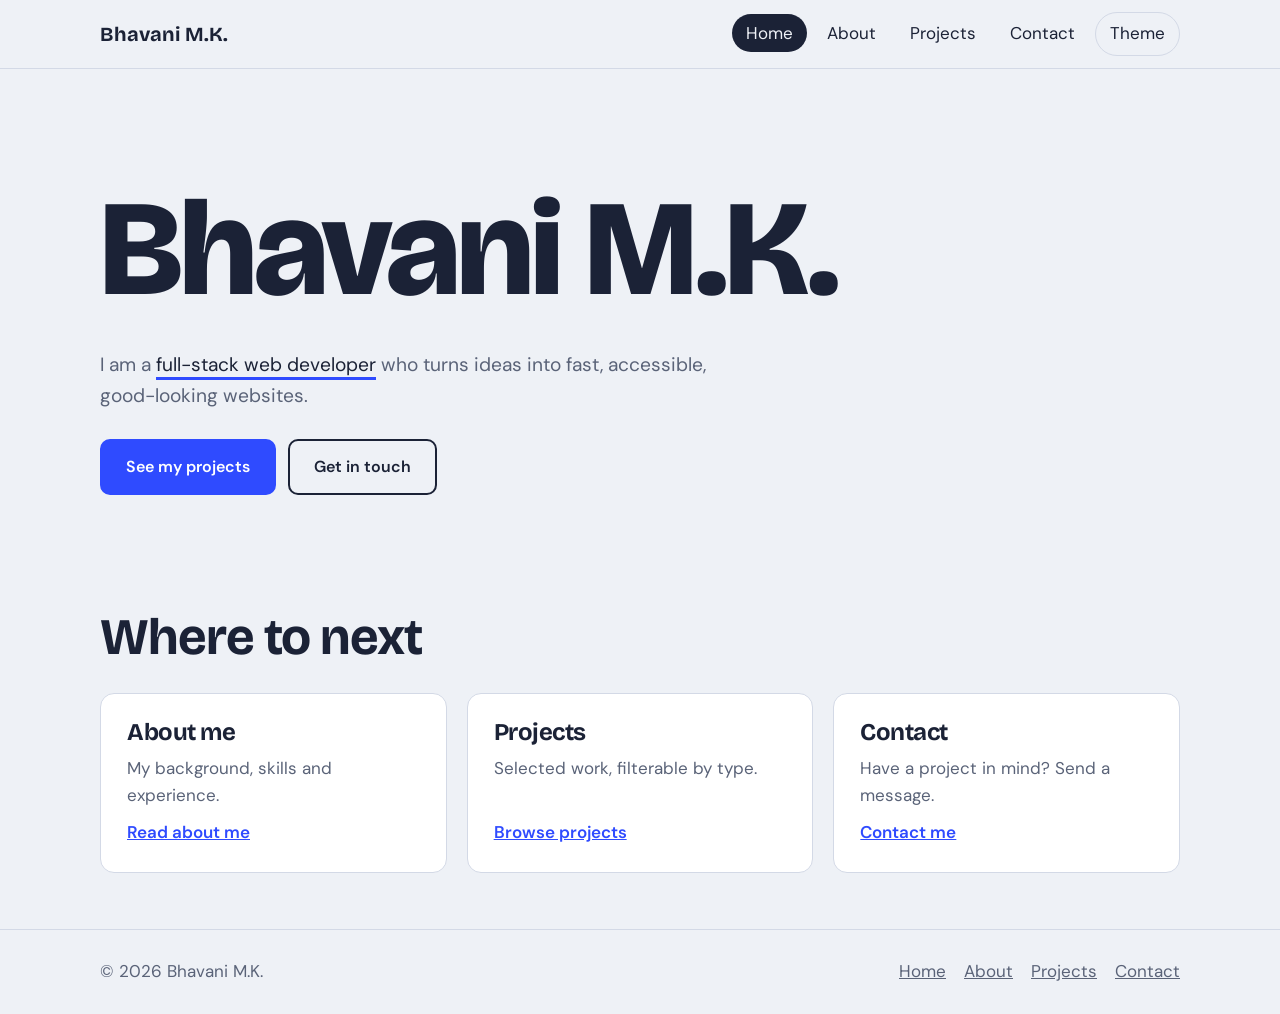
<file: index.html>
<!DOCTYPE html>
<html lang="en">
<head>
<meta charset="UTF-8">
<meta name="viewport" content="width=device-width, initial-scale=1">
<title>Home portfolio page</title>
<link rel="preconnect" href="https://fonts.googleapis.com">
<link href="https://fonts.googleapis.com/css2?family=Bricolage+Grotesque:wght@600;800&family=DM+Sans:wght@400;600&display=swap" rel="stylesheet">
<link rel="stylesheet" href="style.css">
</head>
<body>
<header><div class="wrap bar">
<a class="logo" href="index.html">Bhavani M.K.</a>
<nav aria-label="Main">
<ul id="nav-list">
<li><a href="index.html" aria-current="page">Home</a></li>
<li><a href="about.html">About</a></li>
<li><a href="projects.html">Projects</a></li>
<li><a href="contact.html">Contact</a></li>
<li><button id="theme" type="button">Theme</button></li>
</ul>
</nav>
<button id="menu" type="button" aria-expanded="false" aria-controls="nav-list">Menu</button>
</div></header>
<main>
<div class="wrap hero">
<h1>Bhavani M.K.</h1>
<p>I am a <span class="role" id="role">full-stack web developer</span> who turns ideas into fast, accessible, good-looking websites.</p>
<div class="btns"><a class="btn" href="projects.html">See my projects</a><a class="btn ghost" href="contact.html">Get in touch</a></div>
</div>
<section><div class="wrap">
<h2>Where to next</h2>
<div class="grid">
<article class="card"><h3>About me</h3><p>My background, skills and experience.</p><a class="more" href="about.html">Read about me</a></article>
<article class="card"><h3>Projects</h3><p>Selected work, filterable by type.</p><a class="more" href="projects.html">Browse projects</a></article>
<article class="card"><h3>Contact</h3><p>Have a project in mind? Send a message.</p><a class="more" href="contact.html">Contact me</a></article>
</div></div></section>
</main>
<footer><div class="wrap">
<span>© 2026 Bhavani M.K.</span>
<ul>
<li><a href="index.html">Home</a></li><li><a href="about.html">About</a></li>
<li><a href="projects.html">Projects</a></li><li><a href="contact.html">Contact</a></li>
</ul>
</div></footer>
<script src="script.js"></script>
</body>
</html>
</file>
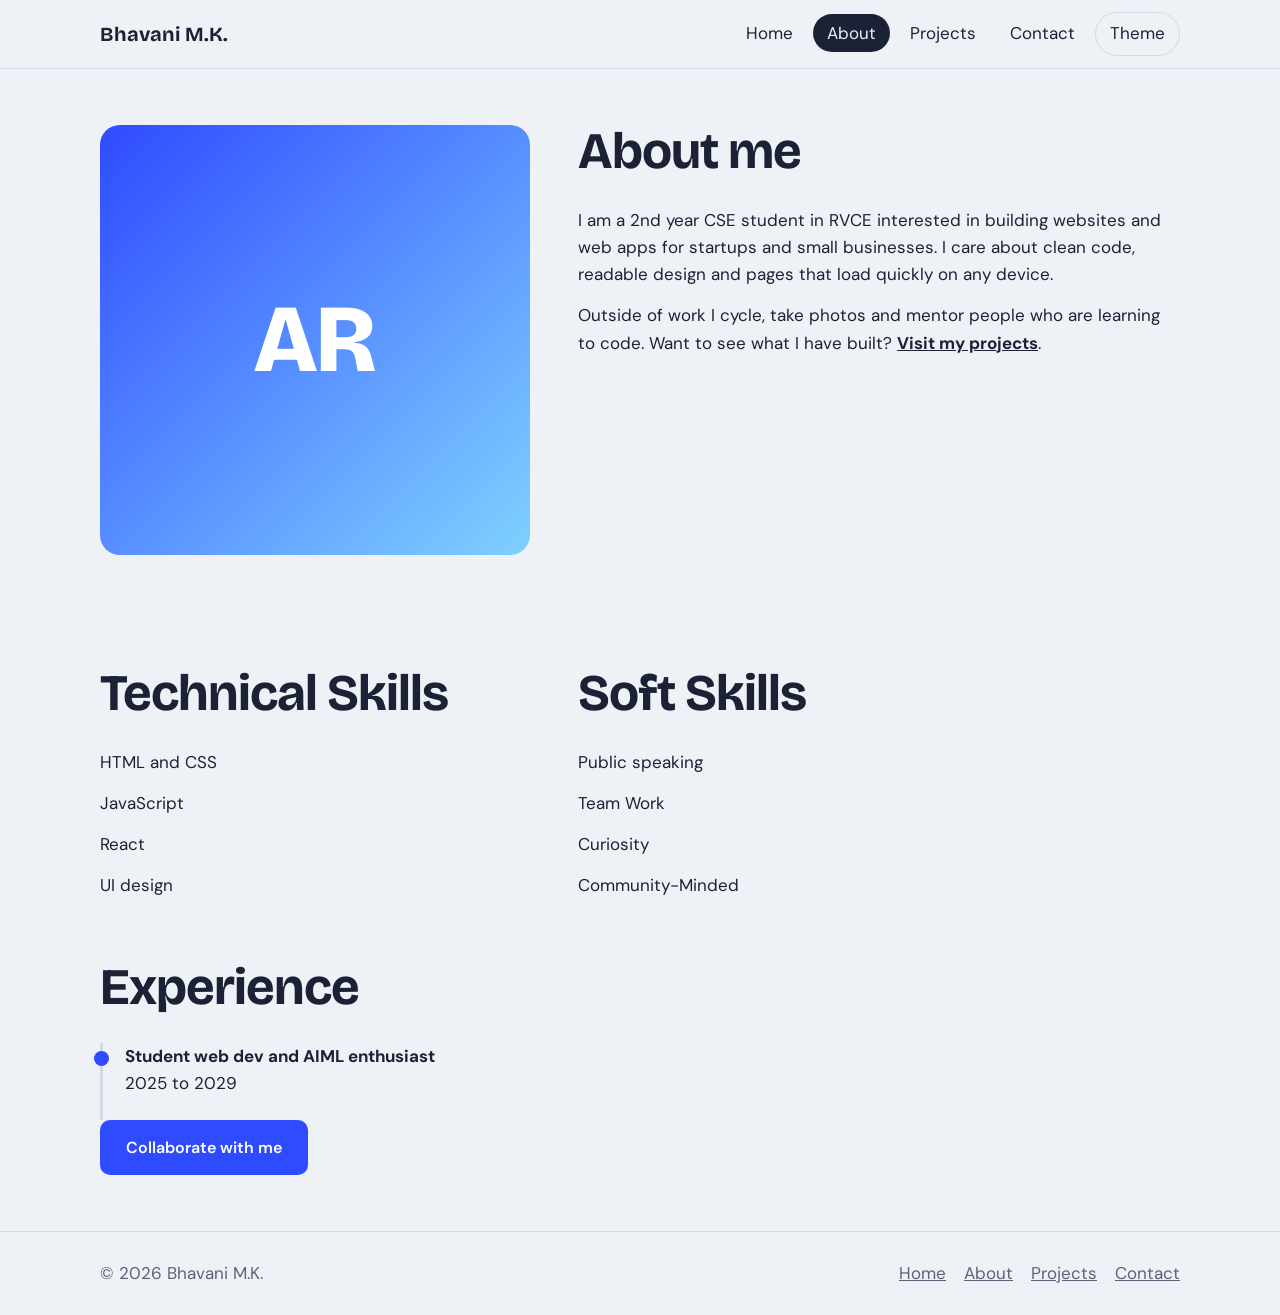
<file: about.html>
<!DOCTYPE html>
<html lang="en">
<head>
<meta charset="UTF-8">
<meta name="viewport" content="width=device-width, initial-scale=1">
<title>About | Bhavani M.K.</title>
<link rel="preconnect" href="https://fonts.googleapis.com">
<link href="https://fonts.googleapis.com/css2?family=Bricolage+Grotesque:wght@600;800&family=DM+Sans:wght@400;600&display=swap" rel="stylesheet">
<link rel="stylesheet" href="style.css">
</head>
<body>
<header><div class="wrap bar">
<a class="logo" href="index.html">Bhavani M.K.</a>
<nav aria-label="Main">
<ul id="nav-list">
<li><a href="index.html">Home</a></li>
<li><a href="about.html" aria-current="page">About</a></li>
<li><a href="projects.html">Projects</a></li>
<li><a href="contact.html">Contact</a></li>
<li><button id="theme" type="button">Theme</button></li>
</ul>
</nav>
<button id="menu" type="button" aria-expanded="false" aria-controls="nav-list">Menu</button>
</div></header>
<main>
<section><div class="wrap split">
<div><div class="avatar" role="img" aria-label="Alex Rivera initials">AR</div></div>
<div>
<h2>About me</h2>
<p>I am a 2nd year CSE student in RVCE interested in building websites and web apps for startups and small businesses. I care about clean code, readable design and pages that load quickly on any device.</p>
<p style="margin-top:14px">Outside of work I cycle, take photos and mentor people who are learning to code. Want to see what I have built? <a href="projects.html"><b>Visit my projects</b></a>.</p>
</div></div></section>
<section><div class="wrap split">
<div><h2>Technical Skills</h2>
<div class="bars">
<div>HTML and CSS</div>
<div>JavaScript</div>
<div>React</div>
<div>UI design</div>
</div></div>
<div><h2>Soft Skills</h2>
<div class="bars">
<div>Public speaking</div>
<div>Team Work</div>
<div>Curiosity</div>
<div>Community-Minded</div>
</div></div>
<div><h2>Experience</h2>
<ul class="timeline">
<li><b>Student web dev and AIML enthusiast</b>2025 to 2029</li>
</ul>
<a class="btn" href="contact.html">Collaborate with me</a>
</div></div></section>
</main>
<footer><div class="wrap">
<span>© 2026 Bhavani M.K.</span>
<ul>
<li><a href="index.html">Home</a></li><li><a href="about.html">About</a></li>
<li><a href="projects.html">Projects</a></li><li><a href="contact.html">Contact</a></li>
</ul>
</div></footer>
<script src="script.js"></script>
</body>
</html>




<!-- <div class="track"><div class="fill" data-level="95"></div></div> -->
</file>
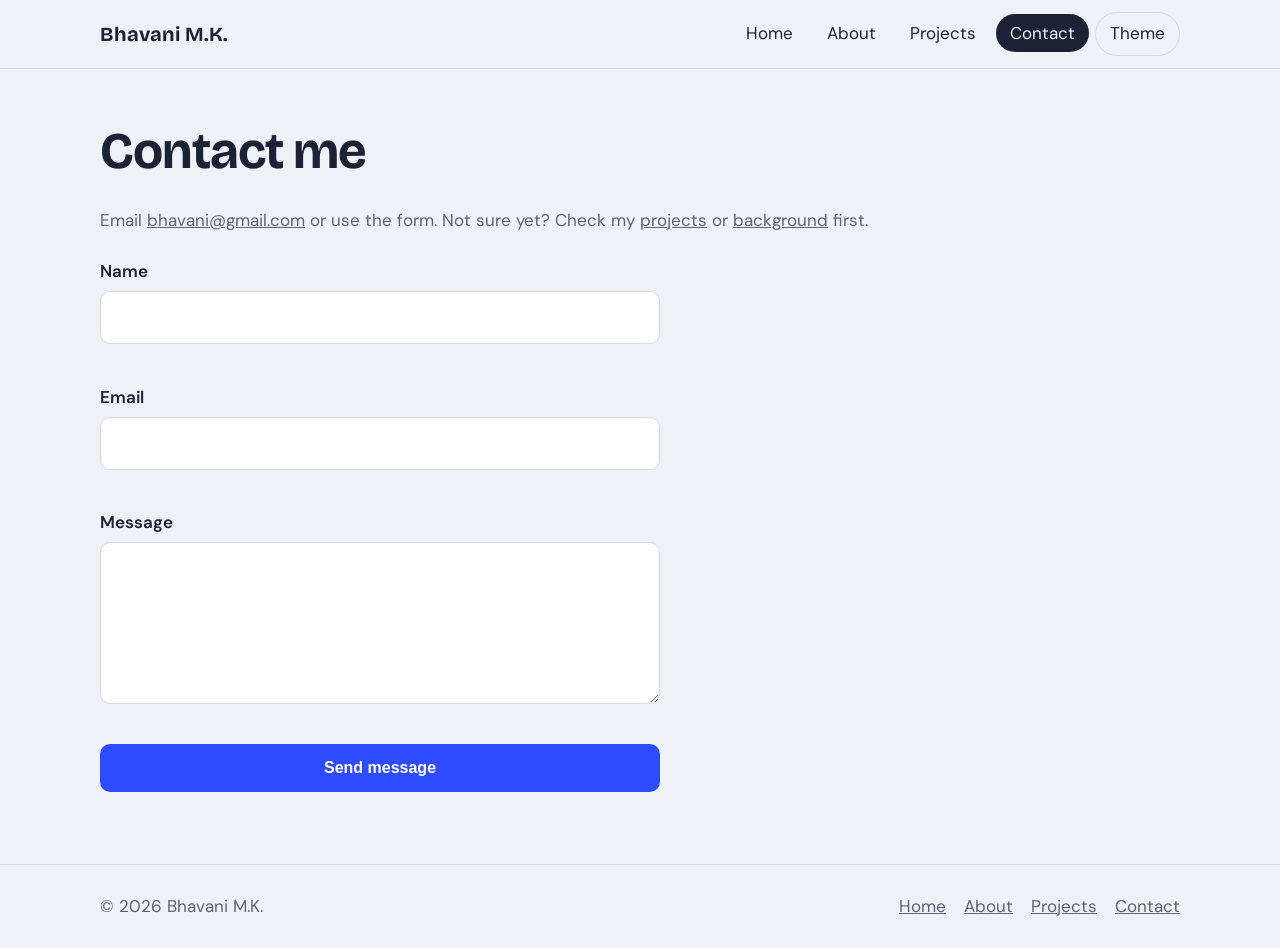
<file: contact.html>
<!DOCTYPE html>
<html lang="en">
<head>
<meta charset="UTF-8">
<meta name="viewport" content="width=device-width, initial-scale=1">
<title>Contact | Bhavani M.K.</title>
<link rel="preconnect" href="https://fonts.googleapis.com">
<link href="https://fonts.googleapis.com/css2?family=Bricolage+Grotesque:wght@600;800&family=DM+Sans:wght@400;600&display=swap" rel="stylesheet">
<link rel="stylesheet" href="style.css">
</head>
<body>
<header><div class="wrap bar">
<a class="logo" href="index.html">Bhavani M.K.</a>
<nav aria-label="Main">
<ul id="nav-list">
<li><a href="index.html">Home</a></li>
<li><a href="about.html">About</a></li>
<li><a href="projects.html">Projects</a></li>
<li><a href="contact.html" aria-current="page">Contact</a></li>
<li><button id="theme" type="button">Theme</button></li>
</ul>
</nav>
<button id="menu" type="button" aria-expanded="false" aria-controls="nav-list">Menu</button>
</div></header>
<main>
<section><div class="wrap">
<h2>Contact me</h2>
<p style="margin-bottom:24px;color:var(--muted)">Email <a href="mailto:bhavani@gmail.com">bhavani@gmail.com</a> or use the form. Not sure yet? Check my <a href="projects.html">projects</a> or <a href="about.html">background</a> first.</p>
<form id="contact-form" novalidate>
<label>Name<input id="name" name="name" autocomplete="name"><span class="err" data-for="name"></span></label>
<label>Email<input id="email" name="email" type="email" autocomplete="email"><span class="err" data-for="email"></span></label>
<label>Message<textarea id="message" name="message" rows="5"></textarea><span class="err" data-for="message"></span></label>
<button class="btn" type="submit">Send message</button>
<p id="status" role="status"></p>
</form></div></section>
</main>
<footer><div class="wrap">
<span>© 2026 Bhavani M.K.</span>
<ul>
<li><a href="index.html">Home</a></li><li><a href="about.html">About</a></li>
<li><a href="projects.html">Projects</a></li><li><a href="contact.html">Contact</a></li>
</ul>
</div></footer>
<script src="script.js"></script>
</body>
</html>
</file>
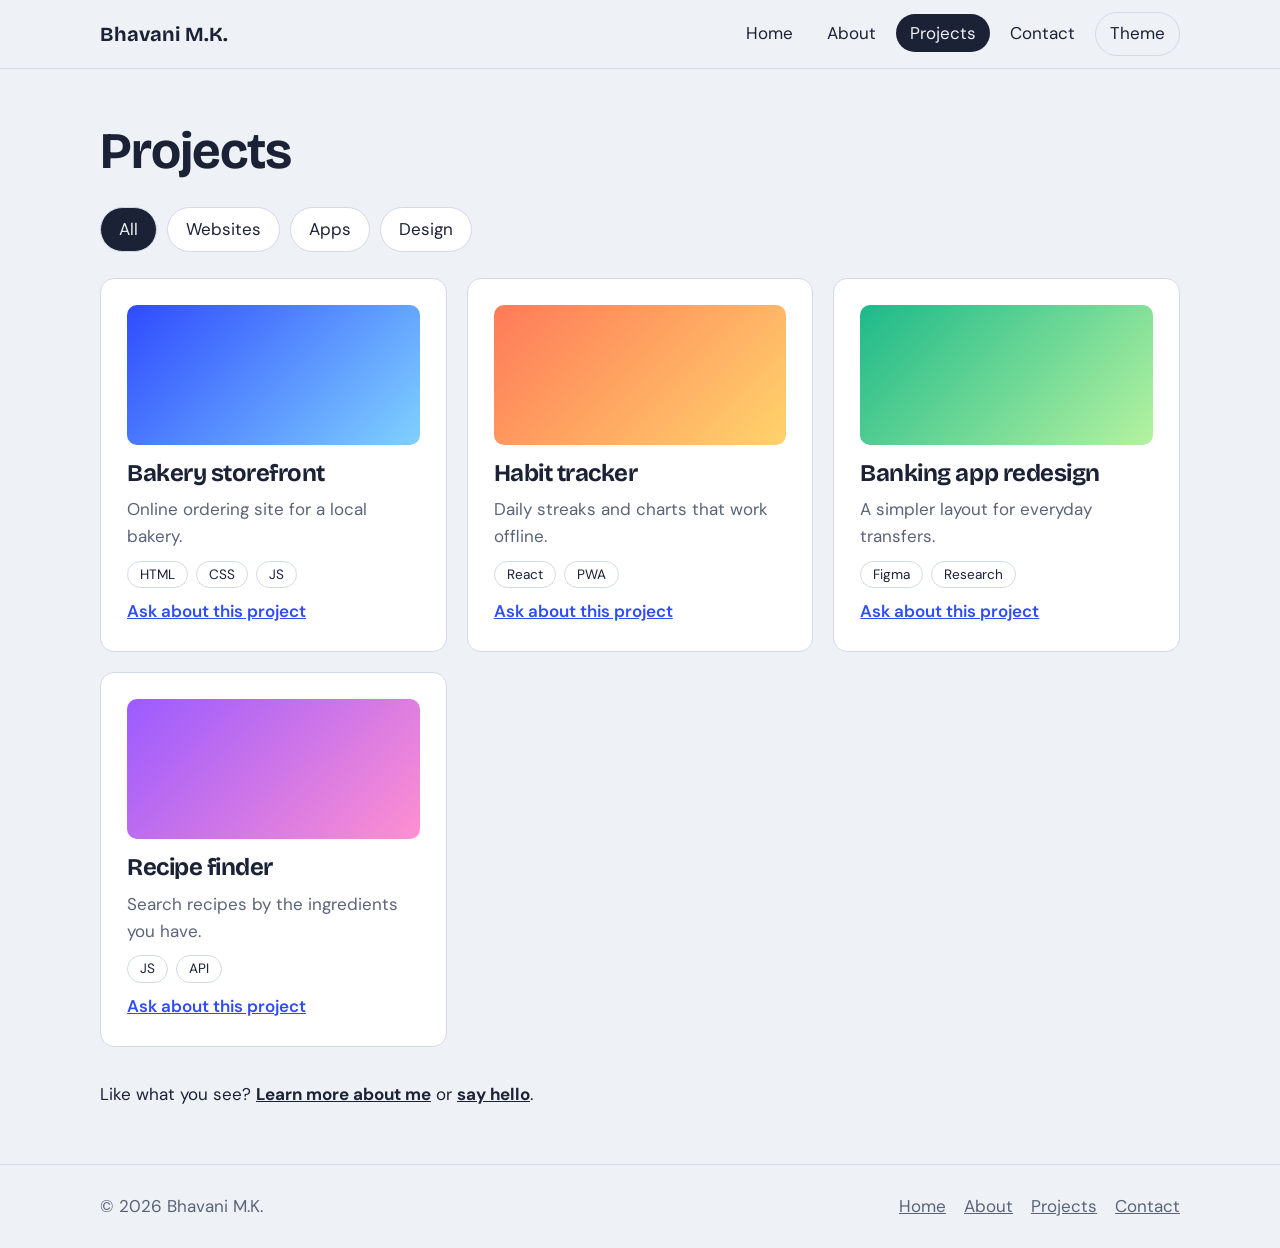
<file: projects.html>
<!DOCTYPE html>
<html lang="en">
<head>
<meta charset="UTF-8">
<meta name="viewport" content="width=device-width, initial-scale=1">
<title>Projects | Bhavani M.K.</title>
<link rel="preconnect" href="https://fonts.googleapis.com">
<link href="https://fonts.googleapis.com/css2?family=Bricolage+Grotesque:wght@600;800&family=DM+Sans:wght@400;600&display=swap" rel="stylesheet">
<link rel="stylesheet" href="style.css">
</head>
<body>
<header><div class="wrap bar">
<a class="logo" href="index.html">Bhavani M.K.</a>
<nav aria-label="Main">
<ul id="nav-list">
<li><a href="index.html">Home</a></li>
<li><a href="about.html">About</a></li>
<li><a href="projects.html" aria-current="page">Projects</a></li>
<li><a href="contact.html">Contact</a></li>
<li><button id="theme" type="button">Theme</button></li>
</ul>
</nav>
<button id="menu" type="button" aria-expanded="false" aria-controls="nav-list">Menu</button>
</div></header>
<main>
<section><div class="wrap">
<h2>Projects</h2>
<div class="filters" role="group" aria-label="Filter projects">
<button type="button" class="on" data-filter="all" aria-pressed="true">All</button>
<button type="button" data-filter="web" aria-pressed="false">Websites</button>
<button type="button" data-filter="app" aria-pressed="false">Apps</button>
<button type="button" data-filter="design" aria-pressed="false">Design</button>
</div>
<div class="grid">
<article class="card" data-type="web"><div class="thumb t1"></div><h3>Bakery storefront</h3><p>Online ordering site for a local bakery.</p><ul class="tags"><li>HTML</li><li>CSS</li><li>JS</li></ul><a class="more" href="contact.html">Ask about this project</a></article>
<article class="card" data-type="app"><div class="thumb t2"></div><h3>Habit tracker</h3><p>Daily streaks and charts that work offline.</p><ul class="tags"><li>React</li><li>PWA</li></ul><a class="more" href="contact.html">Ask about this project</a></article>
<article class="card" data-type="design"><div class="thumb t3"></div><h3>Banking app redesign</h3><p>A simpler layout for everyday transfers.</p><ul class="tags"><li>Figma</li><li>Research</li></ul><a class="more" href="contact.html">Ask about this project</a></article>
<article class="card" data-type="app"><div class="thumb t4"></div><h3>Recipe finder</h3><p>Search recipes by the ingredients you have.</p><ul class="tags"><li>JS</li><li>API</li></ul><a class="more" href="contact.html">Ask about this project</a></article>
</div>
<p style="margin-top:34px">Like what you see? <a href="about.html"><b>Learn more about me</b></a> or <a href="contact.html"><b>say hello</b></a>.</p>
</div></section>
</main>
<footer><div class="wrap">
<span>© 2026 Bhavani M.K.</span>
<ul>
<li><a href="index.html">Home</a></li><li><a href="about.html">About</a></li>
<li><a href="projects.html">Projects</a></li><li><a href="contact.html">Contact</a></li>
</ul>
</div></footer>
<script src="script.js"></script>
</body>
</html>
</file>
<file: style.css>
:root{--bg:#eef1f6;--surface:#fff;--ink:#1b2236;--muted:#5a6378;--line:#d3d9e6;--accent:#2f4bff;--accent-ink:#fff}
:root[data-theme="dark"]{--bg:#12162a;--surface:#1b2038;--ink:#eef1f8;--muted:#a3abc4;--line:#2c3354;--accent:#8fa0ff;--accent-ink:#12162a}
*{box-sizing:border-box;margin:0}
html{scroll-behavior:smooth}
body{font:17px/1.6 "DM Sans",system-ui,sans-serif;background:var(--bg);color:var(--ink);min-height:100vh;display:flex;flex-direction:column}
h1,h2,h3{font-family:"Bricolage Grotesque","DM Sans",sans-serif;line-height:1.05;letter-spacing:-.02em}
a{color:inherit}
:focus-visible{outline:3px solid var(--accent);outline-offset:3px}
.wrap{width:min(1080px,92%);margin:0 auto}
main{flex:1}

/* header */
header{border-bottom:1px solid var(--line);position:sticky;top:0;background:var(--bg);z-index:10}
.bar{display:flex;align-items:center;justify-content:space-between;height:68px}
.logo{font:700 1.25rem "Bricolage Grotesque",sans-serif;text-decoration:none}
nav ul{display:flex;gap:6px;list-style:none;padding:0;align-items:center}
nav a{text-decoration:none;padding:8px 14px;border-radius:99px}
nav a:hover{background:var(--surface)}
nav a[aria-current="page"]{background:var(--ink);color:var(--bg)}
#theme,#menu{background:none;border:1px solid var(--line);color:var(--ink);border-radius:99px;padding:7px 14px;font:inherit;cursor:pointer}
#menu{display:none}

/* hero */
.hero{padding:clamp(48px,9vw,110px) 0 60px}
.hero h1{font-size:clamp(3rem,11vw,8.5rem);font-weight:800}
.hero h1 span{display:block;color:var(--accent)}
.hero p{max-width:34em;margin:28px 0;font-size:1.2rem;color:var(--muted)}
.role{border-bottom:3px solid var(--accent);color:var(--ink)}
.btns{display:flex;gap:12px;flex-wrap:wrap}
.btn{display:inline-block;padding:13px 24px;border-radius:10px;background:var(--accent);color:var(--accent-ink);text-decoration:none;font-weight:600;border:2px solid var(--accent);cursor:pointer;font-size:1rem}
.btn.ghost{background:none;color:var(--ink);border-color:var(--ink)}
.btn:hover{transform:translateY(-2px)}

/* sections */
section{padding:56px 0}
h2{font-size:clamp(2rem,5vw,3.2rem);margin-bottom:28px}
.grid{display:grid;grid-template-columns:repeat(auto-fill,minmax(290px,1fr));gap:20px}
.card{background:var(--surface);border:1px solid var(--line);border-radius:14px;padding:26px;display:flex;flex-direction:column;gap:10px}
.card h3{font-size:1.5rem}
.card p{color:var(--muted)}
.card a.more{margin-top:auto;font-weight:600;color:var(--accent)}
.tags{display:flex;gap:8px;flex-wrap:wrap;list-style:none;padding:0}
.tags li{font-size:.85rem;border:1px solid var(--line);border-radius:99px;padding:2px 12px}
.thumb{height:140px;border-radius:10px;margin-bottom:6px}
.t1{background:linear-gradient(135deg,#2f4bff,#7fd1ff)}.t2{background:linear-gradient(135deg,#ff7a59,#ffd36b)}
.t3{background:linear-gradient(135deg,#1db98a,#b5f2a0)}.t4{background:linear-gradient(135deg,#9a5bff,#ff8fd0)}

/* about */
.split{display:grid;grid-template-columns:1fr 1.4fr;gap:48px}
.avatar{aspect-ratio:1;border-radius:20px;background:linear-gradient(135deg,var(--accent),#7fd1ff);display:grid;place-items:center;font:800 6rem "Bricolage Grotesque",sans-serif;color:#fff}
.timeline{list-style:none;padding:0;border-left:3px solid var(--line)}
.timeline li{padding:0 0 22px 22px;position:relative}
.timeline li::before{content:"";position:absolute;left:-9px;top:8px;width:15px;height:15px;border-radius:50%;background:var(--accent)}
.timeline b{display:block}
.bars div{margin-bottom:14px}
.bars .track{height:10px;background:var(--line);border-radius:9px;overflow:hidden}
.bars .fill{height:100%;width:0;background:var(--accent);transition:width 1s}

/* filters + form */
.filters{display:flex;gap:10px;flex-wrap:wrap;margin-bottom:26px}
.filters button{padding:8px 18px;border-radius:99px;border:1px solid var(--line);background:var(--surface);color:var(--ink);font:inherit;cursor:pointer}
.filters button.on{background:var(--ink);color:var(--bg)}
form{display:grid;gap:16px;max-width:560px}
label{display:grid;gap:6px;font-weight:600}
input,textarea{font:inherit;padding:12px;border-radius:10px;border:1px solid var(--line);background:var(--surface);color:var(--ink)}
.err{color:#d33;font-size:.9rem;min-height:1.2em;font-weight:400}
#status{font-weight:600;color:var(--accent)}

footer{border-top:1px solid var(--line);padding:28px 0;color:var(--muted)}
footer .wrap{display:flex;justify-content:space-between;gap:16px;flex-wrap:wrap}
footer ul{display:flex;gap:18px;list-style:none;padding:0}

@media(max-width:760px){
 #menu{display:block}
 nav ul{display:none;position:absolute;top:68px;left:0;right:0;background:var(--bg);flex-direction:column;align-items:stretch;padding:12px 4%;border-bottom:1px solid var(--line)}
 nav ul.open{display:flex}
 .split{grid-template-columns:1fr}
}
@media(prefers-reduced-motion:reduce){*{transition:none!important;scroll-behavior:auto!important}}
</file>
